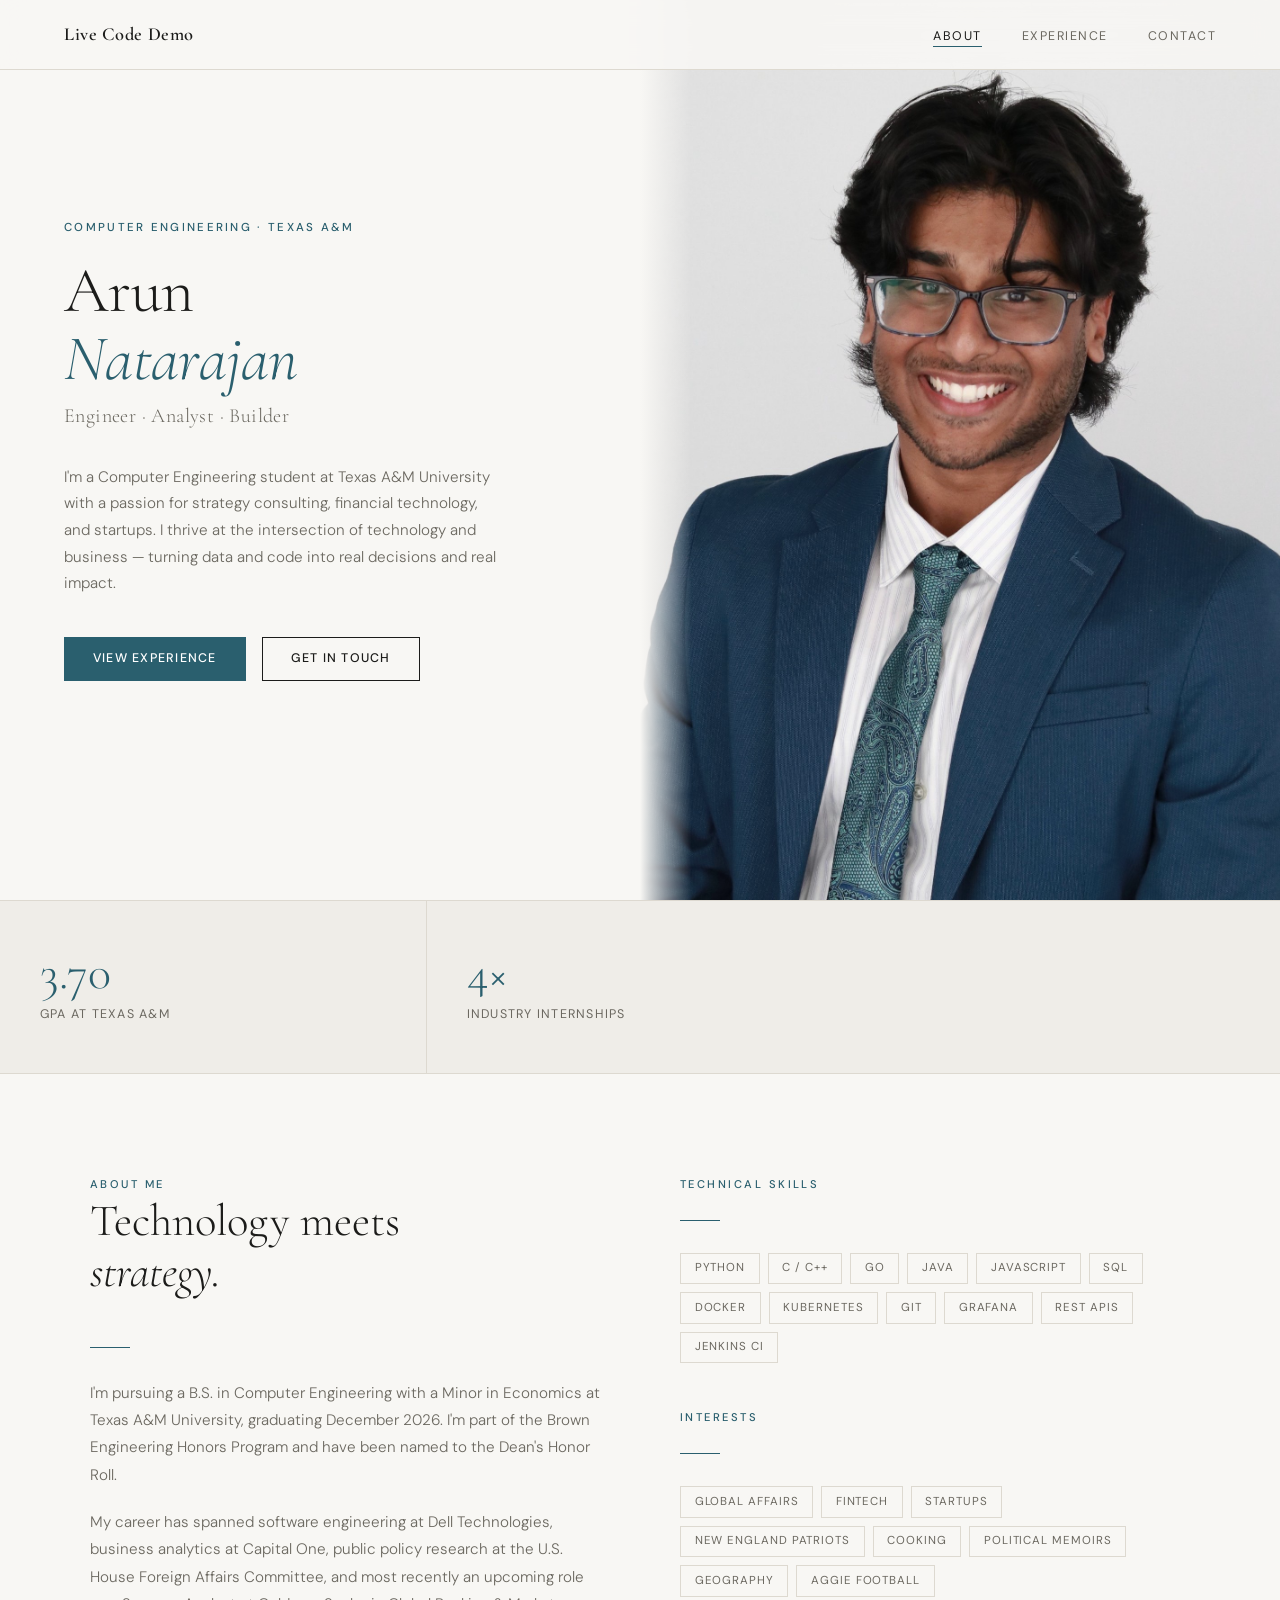
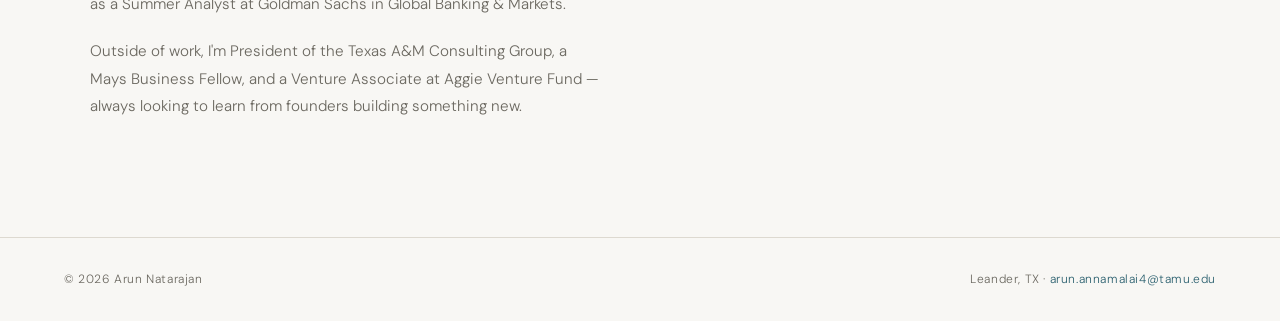
<file: index.html>
<!DOCTYPE html>
<html lang="en">
<head>
  <meta charset="UTF-8" />
  <meta name="viewport" content="width=device-width, initial-scale=1.0" />
  <title>Arun Natarajan</title>
  <link rel="stylesheet" href="style.css" />
</head>
<body>

  <!-- NAV -->
  <nav>
    <a href="index.html" class="nav-logo">Live Code Demo</a>
    <ul class="nav-links">
      <li><a href="index.html" class="active">About</a></li>
      <li><a href="resume.html">Experience</a></li>
      <li><a href="contact.html">Contact</a></li>
    </ul>
  </nav>

  <!-- HERO -->
  <section class="hero" style="padding:0;">
    <div class="hero-text">
      <span class="hero-eyebrow">Computer Engineering · Texas A&M</span>
      <h1 class="hero-name">Arun<br><em>Natarajan</em></h1>
      <p class="hero-title">Engineer · Analyst · Builder</p>
      <p class="hero-bio">
        I'm a Computer Engineering student at Texas A&M University with a passion
        for strategy consulting, financial technology, and startups. I thrive at
        the intersection of technology and business — turning data and code into
        real decisions and real impact.
      </p>
      <div class="hero-cta">
        <a href="resume.html" class="btn btn-primary">View Experience</a>
        <a href="contact.html" class="btn btn-outline">Get in Touch</a>
      </div>
    </div>
    <div class="hero-image">
      <img src="headshot.jpg" alt="Arun Natarajan" />
    </div>
  </section>

  <!-- HIGHLIGHTS -->
  <section class="highlights" style="padding:0;">
    <div class="highlights-grid">
      <div class="highlight-item">
        <div class="highlight-number">3.70</div>
        <div class="highlight-label">GPA at Texas A&M</div>
      </div>
      <div class="highlight-item">
        <div class="highlight-number">4×</div>
        <div class="highlight-label">Industry Internships</div>
      </div>
    </div>
  </section>

  <!-- ABOUT -->
  <section>
    <div class="about-grid">
      <div>
        <span class="section-label">About Me</span>
        <h2 class="section-title">Technology meets<br><em style="font-family:'Cormorant Garamond',serif;font-style:italic;">strategy.</em></h2>
        <div class="divider"></div>
        <div class="about-text">
          <p>
            I'm pursuing a B.S. in Computer Engineering with a Minor in Economics at Texas A&M
            University, graduating December 2026. I'm part of the Brown Engineering Honors Program
            and have been named to the Dean's Honor Roll.
          </p>
          <p>
            My career has spanned software engineering at Dell Technologies, business analytics at
            Capital One, public policy research at the U.S. House Foreign Affairs Committee, and
            most recently an upcoming role as a Summer Analyst at Goldman Sachs in Global Banking
            & Markets.
          </p>
          <p>
            Outside of work, I'm President of the Texas A&M Consulting Group, a Mays Business
            Fellow, and a Venture Associate at Aggie Venture Fund — always looking to learn from
            founders building something new.
          </p>
        </div>
      </div>
      <div>
        <span class="section-label">Technical Skills</span>
        <div class="divider"></div>
        <div class="skills-grid">
          <span class="skill-tag">Python</span>
          <span class="skill-tag">C / C++</span>
          <span class="skill-tag">Go</span>
          <span class="skill-tag">Java</span>
          <span class="skill-tag">JavaScript</span>
          <span class="skill-tag">SQL</span>
          <span class="skill-tag">Docker</span>
          <span class="skill-tag">Kubernetes</span>
          <span class="skill-tag">Git</span>
          <span class="skill-tag">Grafana</span>
          <span class="skill-tag">REST APIs</span>
          <span class="skill-tag">Jenkins CI</span>
        </div>

        <div style="margin-top:2.5rem;">
          <span class="section-label">Interests</span>
          <div class="divider"></div>
          <div class="skills-grid">
            <span class="skill-tag">Global Affairs</span>
            <span class="skill-tag">FinTech</span>
            <span class="skill-tag">Startups</span>
            <span class="skill-tag">New England Patriots</span>
            <span class="skill-tag">Cooking</span>
            <span class="skill-tag">Political Memoirs</span>
            <span class="skill-tag">Geography</span>
            <span class="skill-tag">Aggie Football</span>
          </div>
        </div>
      </div>
    </div>
  </section>

  <!-- FOOTER -->
  <footer>
    <p>© 2026 Arun Natarajan</p>
    <p>Leander, TX · <a href="mailto:arun.annamalai4@tamu.edu" style="color:var(--accent);text-decoration:none;">arun.annamalai4@tamu.edu</a></p>
  </footer>

  <script>
    // Scroll reveal
    const observer = new IntersectionObserver((entries) => {
      entries.forEach((e, i) => {
        if (e.isIntersecting) {
          setTimeout(() => e.target.classList.add('visible'), i * 120);
        }
      });
    }, { threshold: 0.15 });

    document.querySelectorAll('.highlight-item, .exp-item').forEach(el => observer.observe(el));
  </script>
</body>
</html>
</file>
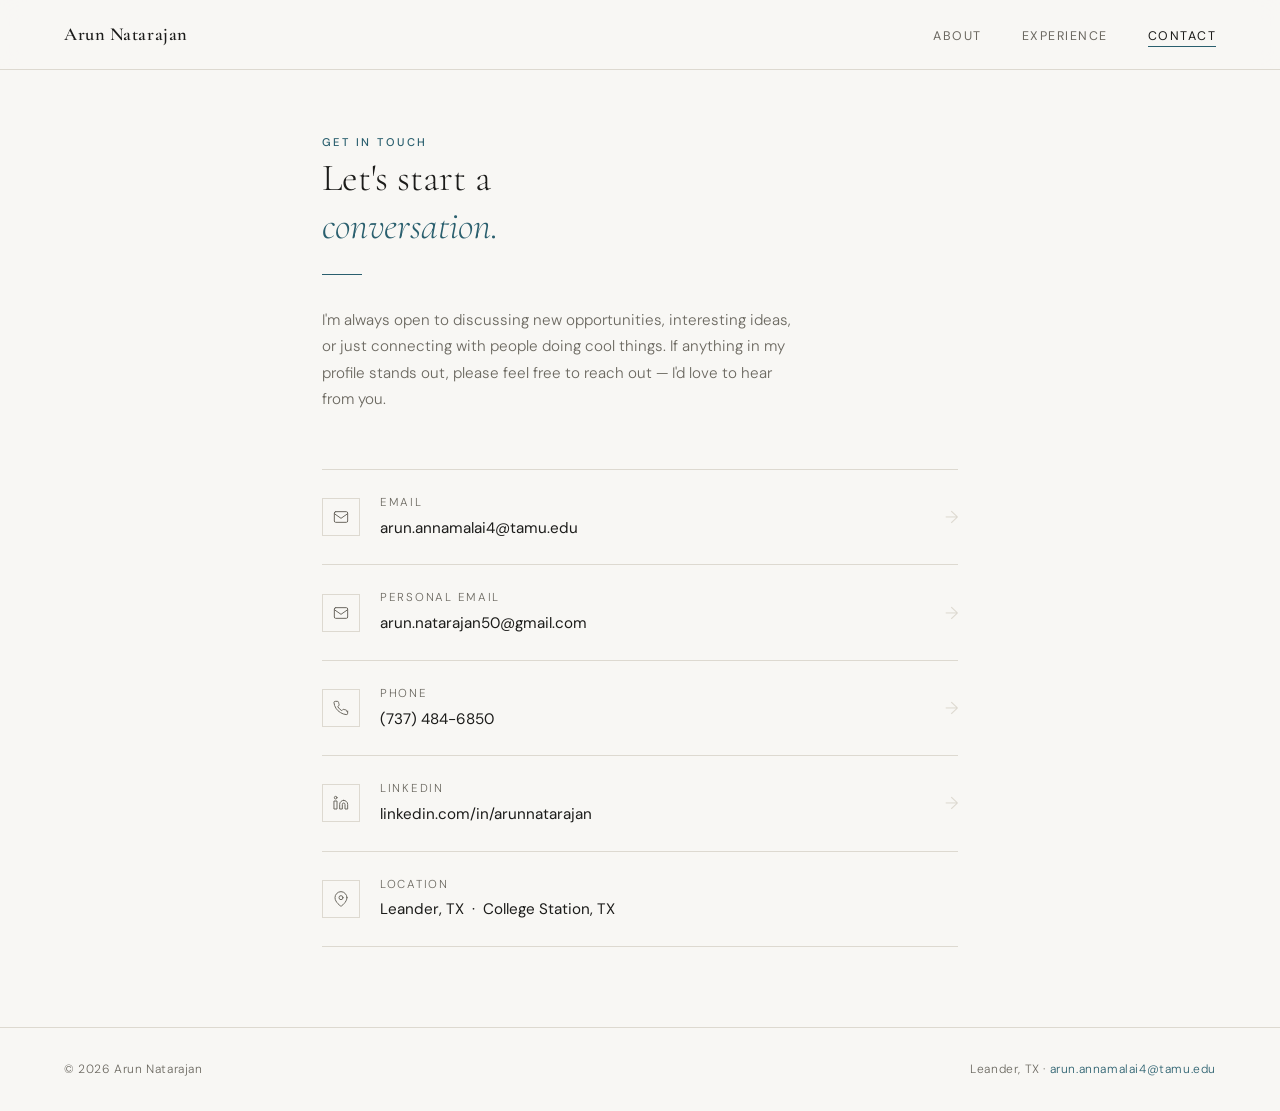
<file: contact.html>
<!DOCTYPE html>
<html lang="en">
<head>
  <meta charset="UTF-8" />
  <meta name="viewport" content="width=device-width, initial-scale=1.0" />
  <title>Contact — Arun Natarajan</title>
  <link rel="stylesheet" href="style.css" />
</head>
<body>

  <!-- NAV -->
  <nav>
    <a href="index.html" class="nav-logo">Arun Natarajan</a>
    <ul class="nav-links">
      <li><a href="index.html">About</a></li>
      <li><a href="resume.html">Experience</a></li>
      <li><a href="contact.html" class="active">Contact</a></li>
    </ul>
  </nav>

  <div class="contact-layout">

    <div style="animation:fadeUp 0.8s ease both;">
      <span class="section-label">Get In Touch</span>
      <h1 class="contact-intro">Let's start a<br><em>conversation.</em></h1>
      <div class="divider"></div>
      <p class="contact-sub">
        I'm always open to discussing new opportunities, interesting ideas, or just
        connecting with people doing cool things. If anything in my profile stands out,
        please feel free to reach out — I'd love to hear from you.
      </p>
    </div>

    <div class="contact-links" style="animation:fadeUp 0.9s ease both 0.15s;opacity:0;animation-fill-mode:forwards;">

      <a href="mailto:arun.annamalai4@tamu.edu" class="contact-link">
        <div class="contact-link-left">
          <div class="contact-link-icon">
            <svg viewBox="0 0 24 24" fill="none" stroke-width="1.5" stroke-linecap="round" stroke-linejoin="round">
              <rect x="2" y="4" width="20" height="16" rx="2"/>
              <path d="m2 7 10 7 10-7"/>
            </svg>
          </div>
          <div>
            <span class="contact-link-label">Email</span>
            <span class="contact-link-value">arun.annamalai4@tamu.edu</span>
          </div>
        </div>
        <span class="contact-link-arrow">→</span>
      </a>

      <a href="mailto:arun.natarajan50@gmail.com" class="contact-link">
        <div class="contact-link-left">
          <div class="contact-link-icon">
            <svg viewBox="0 0 24 24" fill="none" stroke-width="1.5" stroke-linecap="round" stroke-linejoin="round">
              <rect x="2" y="4" width="20" height="16" rx="2"/>
              <path d="m2 7 10 7 10-7"/>
            </svg>
          </div>
          <div>
            <span class="contact-link-label">Personal Email</span>
            <span class="contact-link-value">arun.natarajan50@gmail.com</span>
          </div>
        </div>
        <span class="contact-link-arrow">→</span>
      </a>

      <a href="tel:7374846850" class="contact-link">
        <div class="contact-link-left">
          <div class="contact-link-icon">
            <svg viewBox="0 0 24 24" fill="none" stroke-width="1.5" stroke-linecap="round" stroke-linejoin="round">
              <path d="M22 16.92v3a2 2 0 0 1-2.18 2 19.79 19.79 0 0 1-8.63-3.07A19.5 19.5 0 0 1 4.5 12.5a19.79 19.79 0 0 1-3.07-8.67A2 2 0 0 1 3.41 2h3a2 2 0 0 1 2 1.72 12.84 12.84 0 0 0 .7 2.81 2 2 0 0 1-.45 2.11L7.09 9.91a16 16 0 0 0 6 6l1.27-1.27a2 2 0 0 1 2.11-.45 12.84 12.84 0 0 0 2.81.7A2 2 0 0 1 21 16.92z"/>
            </svg>
          </div>
          <div>
            <span class="contact-link-label">Phone</span>
            <span class="contact-link-value">(737) 484-6850</span>
          </div>
        </div>
        <span class="contact-link-arrow">→</span>
      </a>

      <a href="https://www.linkedin.com/in/arunnatarajan" target="_blank" rel="noopener" class="contact-link">
        <div class="contact-link-left">
          <div class="contact-link-icon">
            <svg viewBox="0 0 24 24" fill="none" stroke-width="1.5" stroke-linecap="round" stroke-linejoin="round">
              <path d="M16 8a6 6 0 0 1 6 6v7h-4v-7a2 2 0 0 0-2-2 2 2 0 0 0-2 2v7h-4v-7a6 6 0 0 1 6-6z"/>
              <rect x="2" y="9" width="4" height="12"/>
              <circle cx="4" cy="4" r="2"/>
            </svg>
          </div>
          <div>
            <span class="contact-link-label">LinkedIn</span>
            <span class="contact-link-value">linkedin.com/in/arunnatarajan</span>
          </div>
        </div>
        <span class="contact-link-arrow">→</span>
      </a>

      <div class="contact-link" style="cursor:default;">
        <div class="contact-link-left">
          <div class="contact-link-icon">
            <svg viewBox="0 0 24 24" fill="none" stroke-width="1.5" stroke-linecap="round" stroke-linejoin="round">
              <path d="M21 10c0 7-9 13-9 13s-9-6-9-13a9 9 0 0 1 18 0z"/>
              <circle cx="12" cy="10" r="3"/>
            </svg>
          </div>
          <div>
            <span class="contact-link-label">Location</span>
            <span class="contact-link-value">Leander, TX &nbsp;·&nbsp; College Station, TX</span>
          </div>
        </div>
        <span class="contact-link-arrow" style="opacity:0;">→</span>
      </div>

    </div>

  </div>

  <!-- FOOTER -->
  <footer>
    <p>© 2026 Arun Natarajan</p>
    <p>Leander, TX · <a href="mailto:arun.annamalai4@tamu.edu" style="color:var(--accent);text-decoration:none;">arun.annamalai4@tamu.edu</a></p>
  </footer>

</body>
</html>
</file>
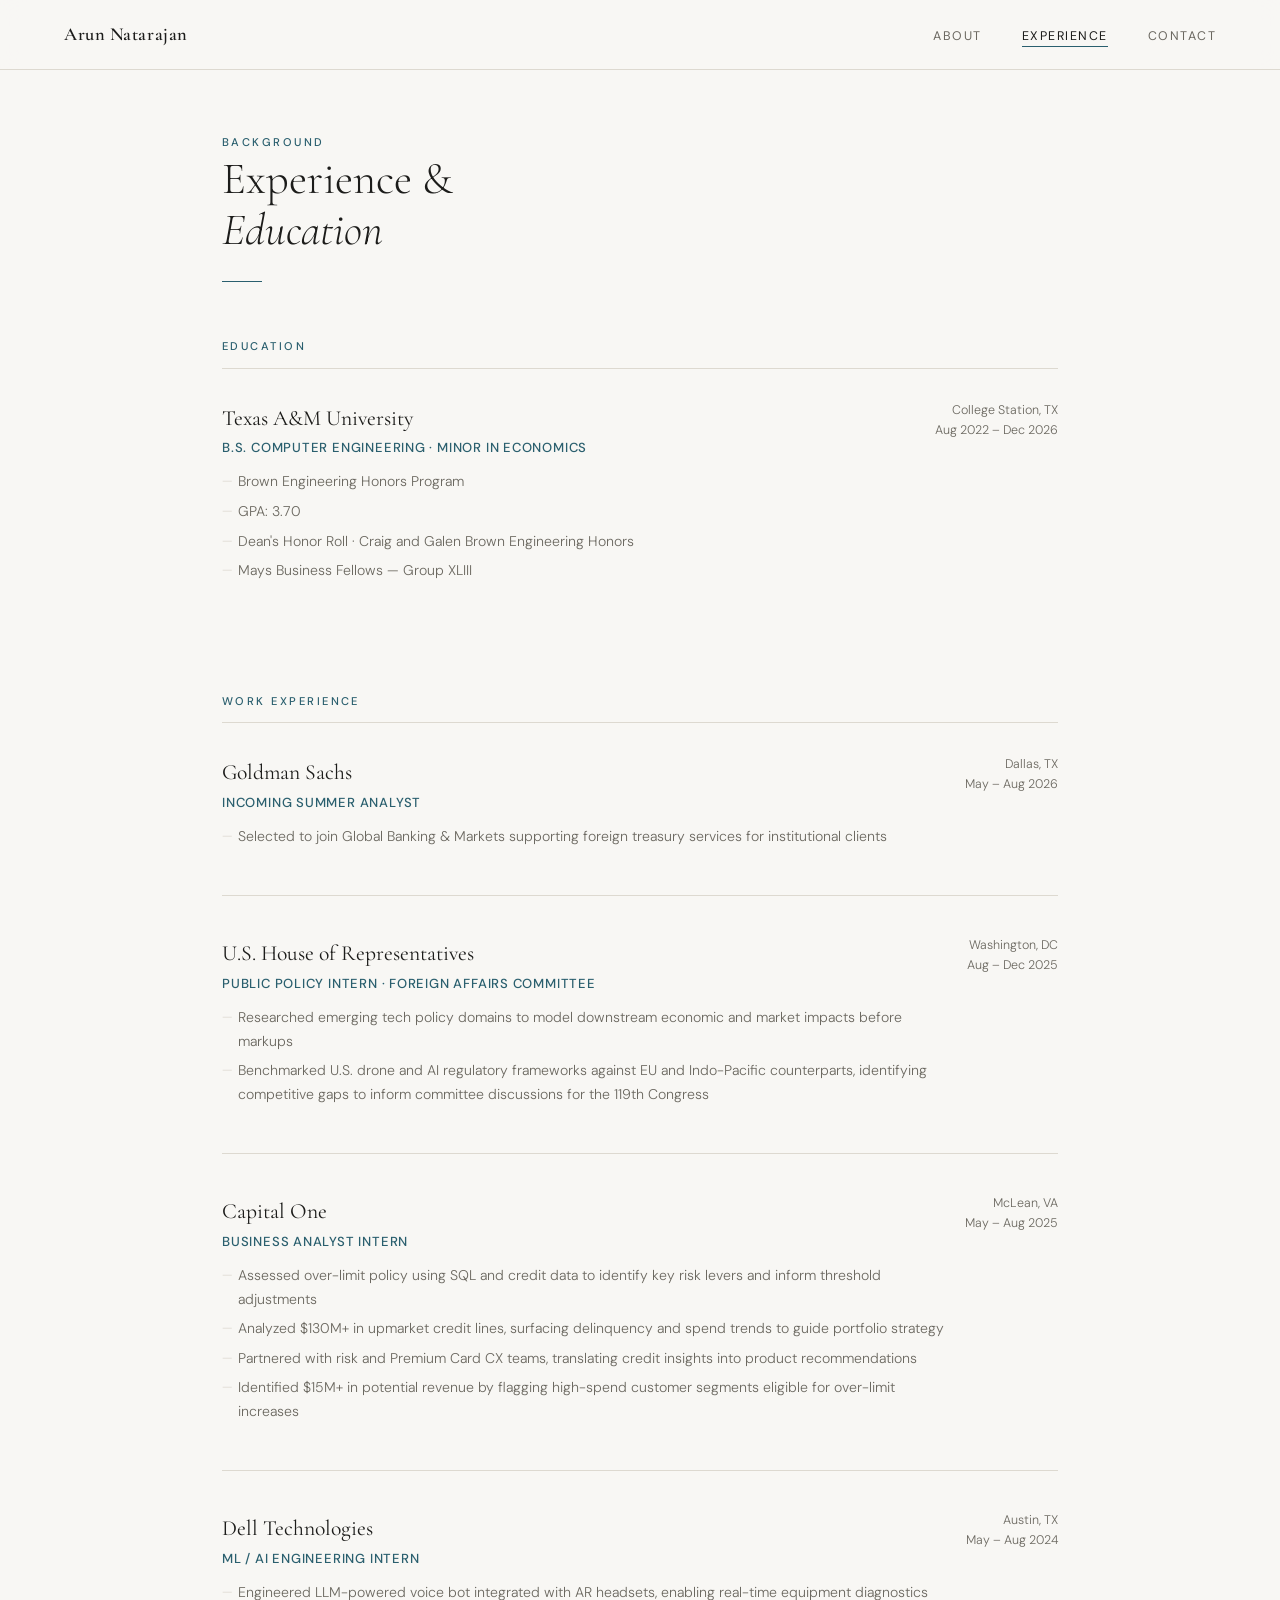
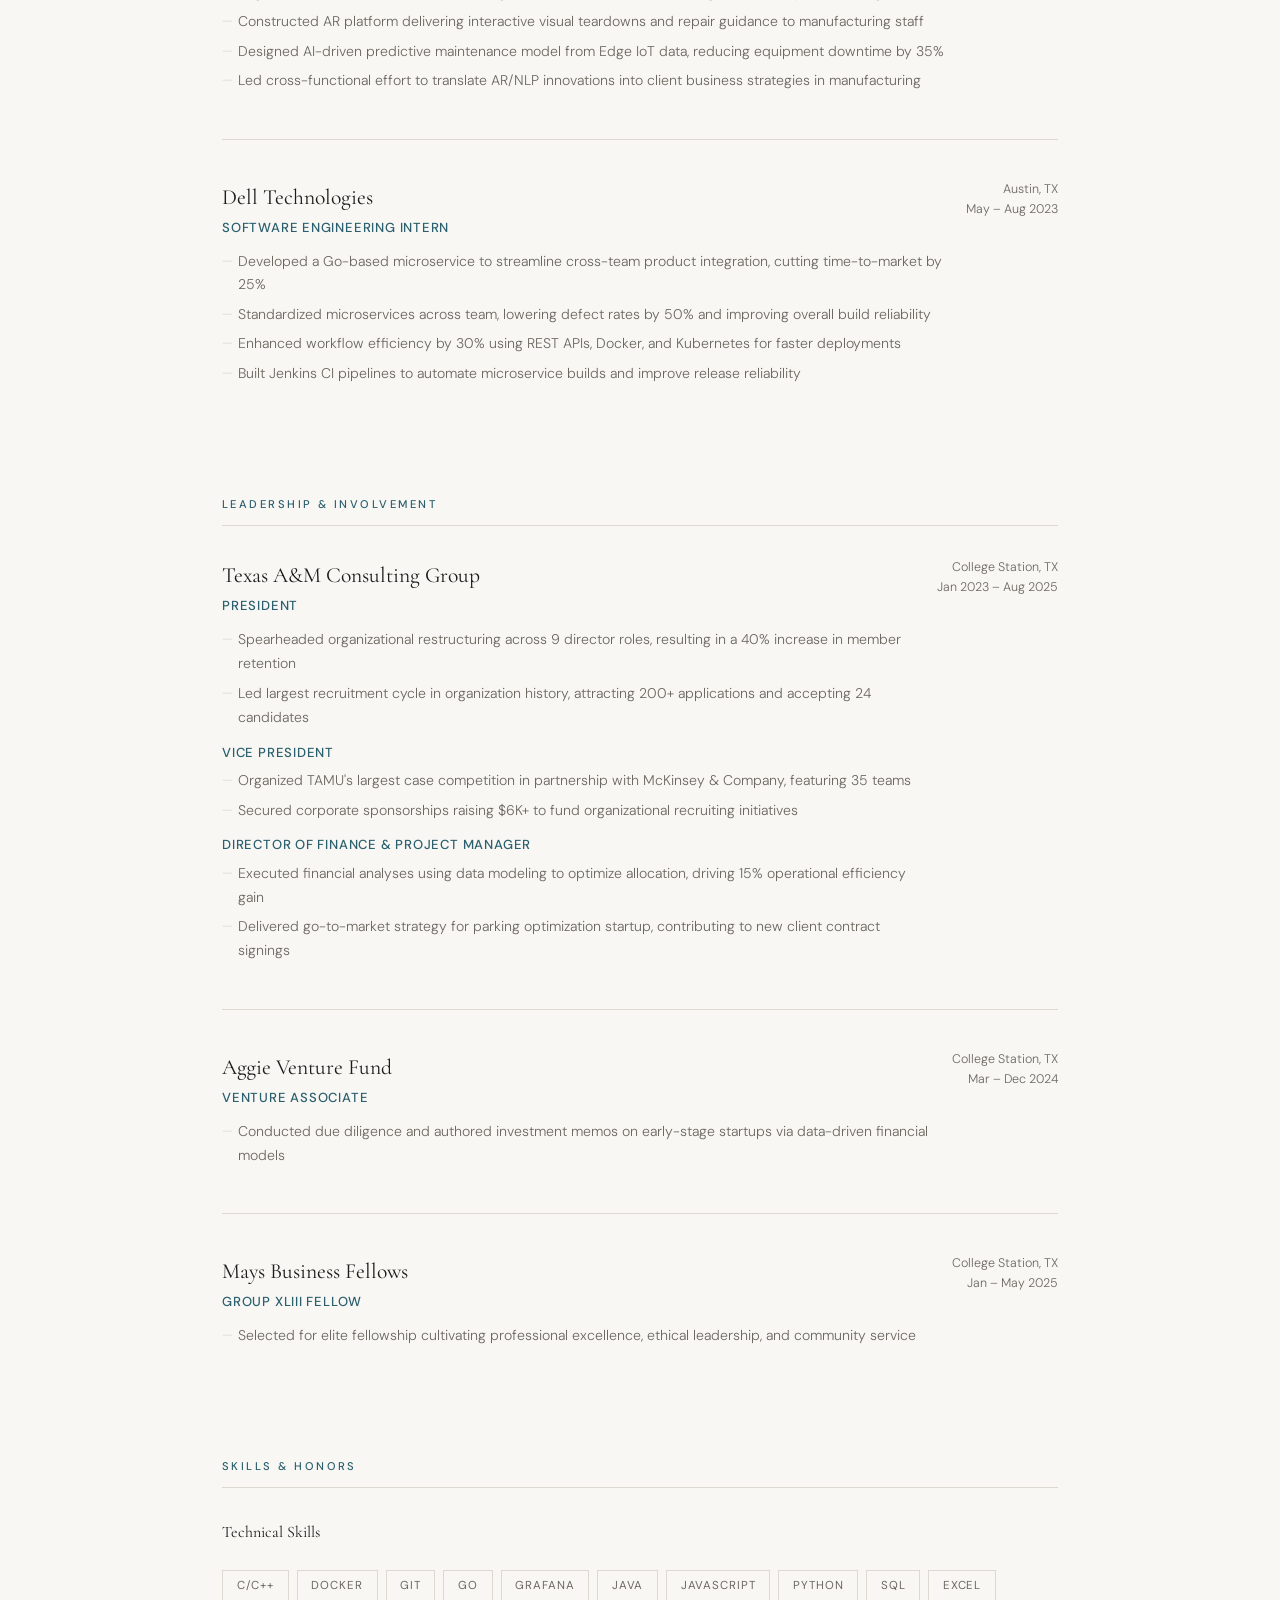
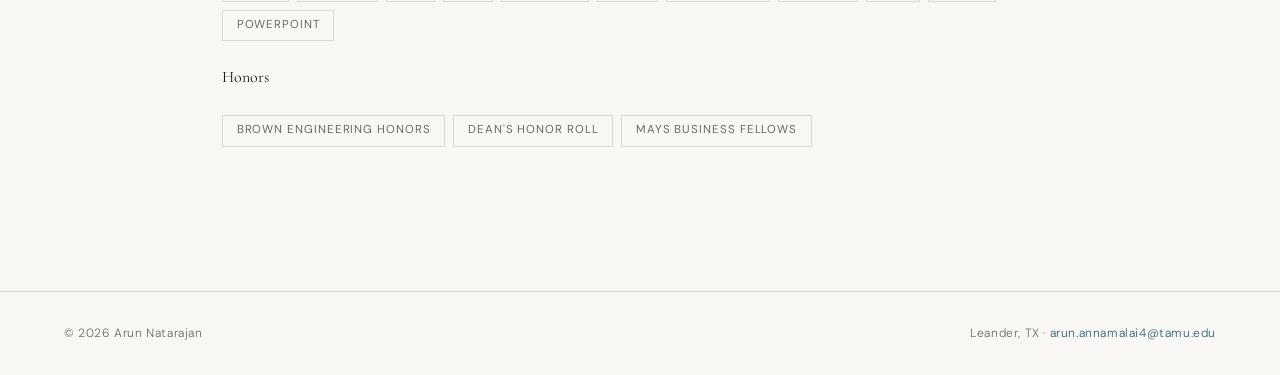
<file: resume.html>
<!DOCTYPE html>
<html lang="en">
<head>
  <meta charset="UTF-8" />
  <meta name="viewport" content="width=device-width, initial-scale=1.0" />
  <title>Experience — Arun Natarajan</title>
  <link rel="stylesheet" href="style.css" />
</head>
<body>

  <!-- NAV -->
  <nav>
    <a href="index.html" class="nav-logo">Arun Natarajan</a>
    <ul class="nav-links">
      <li><a href="index.html">About</a></li>
      <li><a href="resume.html" class="active">Experience</a></li>
      <li><a href="contact.html">Contact</a></li>
    </ul>
  </nav>

  <div class="resume-layout">

    <div style="margin-bottom:3.5rem;animation:fadeUp 0.8s ease both;">
      <span class="section-label">Background</span>
      <h1 class="section-title" style="margin-bottom:0.5rem;">Experience &<br><em style="font-family:'Cormorant Garamond',serif;font-style:italic;">Education</em></h1>
      <div class="divider"></div>
    </div>

    <!-- EDUCATION -->
    <div class="resume-section">
      <div class="resume-section-title">Education</div>

      <div class="exp-item">
        <div>
          <div class="exp-company">Texas A&M University</div>
          <div class="exp-role">B.S. Computer Engineering · Minor in Economics</div>
          <ul class="exp-bullets">
            <li>Brown Engineering Honors Program</li>
            <li>GPA: 3.70</li>
            <li>Dean's Honor Roll · Craig and Galen Brown Engineering Honors</li>
            <li>Mays Business Fellows — Group XLIII</li>
          </ul>
        </div>
        <div class="exp-meta">
          College Station, TX<br>Aug 2022 – Dec 2026
        </div>
      </div>
    </div>

    <!-- WORK EXPERIENCE -->
    <div class="resume-section">
      <div class="resume-section-title">Work Experience</div>

      <div class="exp-item">
        <div>
          <div class="exp-company">Goldman Sachs</div>
          <div class="exp-role">Incoming Summer Analyst</div>
          <ul class="exp-bullets">
            <li>Selected to join Global Banking &amp; Markets supporting foreign treasury services for institutional clients</li>
          </ul>
        </div>
        <div class="exp-meta">Dallas, TX<br>May – Aug 2026</div>
      </div>

      <div class="exp-item">
        <div>
          <div class="exp-company">U.S. House of Representatives</div>
          <div class="exp-role">Public Policy Intern · Foreign Affairs Committee</div>
          <ul class="exp-bullets">
            <li>Researched emerging tech policy domains to model downstream economic and market impacts before markups</li>
            <li>Benchmarked U.S. drone and AI regulatory frameworks against EU and Indo-Pacific counterparts, identifying competitive gaps to inform committee discussions for the 119th Congress</li>
          </ul>
        </div>
        <div class="exp-meta">Washington, DC<br>Aug – Dec 2025</div>
      </div>

      <div class="exp-item">
        <div>
          <div class="exp-company">Capital One</div>
          <div class="exp-role">Business Analyst Intern</div>
          <ul class="exp-bullets">
            <li>Assessed over-limit policy using SQL and credit data to identify key risk levers and inform threshold adjustments</li>
            <li>Analyzed $130M+ in upmarket credit lines, surfacing delinquency and spend trends to guide portfolio strategy</li>
            <li>Partnered with risk and Premium Card CX teams, translating credit insights into product recommendations</li>
            <li>Identified $15M+ in potential revenue by flagging high-spend customer segments eligible for over-limit increases</li>
          </ul>
        </div>
        <div class="exp-meta">McLean, VA<br>May – Aug 2025</div>
      </div>

      <div class="exp-item">
        <div>
          <div class="exp-company">Dell Technologies</div>
          <div class="exp-role">ML / AI Engineering Intern</div>
          <ul class="exp-bullets">
            <li>Engineered LLM-powered voice bot integrated with AR headsets, enabling real-time equipment diagnostics</li>
            <li>Constructed AR platform delivering interactive visual teardowns and repair guidance to manufacturing staff</li>
            <li>Designed AI-driven predictive maintenance model from Edge IoT data, reducing equipment downtime by 35%</li>
            <li>Led cross-functional effort to translate AR/NLP innovations into client business strategies in manufacturing</li>
          </ul>
        </div>
        <div class="exp-meta">Austin, TX<br>May – Aug 2024</div>
      </div>

      <div class="exp-item">
        <div>
          <div class="exp-company">Dell Technologies</div>
          <div class="exp-role">Software Engineering Intern</div>
          <ul class="exp-bullets">
            <li>Developed a Go-based microservice to streamline cross-team product integration, cutting time-to-market by 25%</li>
            <li>Standardized microservices across team, lowering defect rates by 50% and improving overall build reliability</li>
            <li>Enhanced workflow efficiency by 30% using REST APIs, Docker, and Kubernetes for faster deployments</li>
            <li>Built Jenkins CI pipelines to automate microservice builds and improve release reliability</li>
          </ul>
        </div>
        <div class="exp-meta">Austin, TX<br>May – Aug 2023</div>
      </div>
    </div>

    <!-- LEADERSHIP -->
    <div class="resume-section">
      <div class="resume-section-title">Leadership &amp; Involvement</div>

      <div class="exp-item">
        <div>
          <div class="exp-company">Texas A&M Consulting Group</div>
          <div class="exp-role">President</div>
          <ul class="exp-bullets">
            <li>Spearheaded organizational restructuring across 9 director roles, resulting in a 40% increase in member retention</li>
            <li>Led largest recruitment cycle in organization history, attracting 200+ applications and accepting 24 candidates</li>
          </ul>
          <div style="margin-top:0.75rem;">
            <div class="exp-role" style="margin-bottom:0.4rem;">Vice President</div>
            <ul class="exp-bullets">
              <li>Organized TAMU's largest case competition in partnership with McKinsey &amp; Company, featuring 35 teams</li>
              <li>Secured corporate sponsorships raising $6K+ to fund organizational recruiting initiatives</li>
            </ul>
          </div>
          <div style="margin-top:0.75rem;">
            <div class="exp-role" style="margin-bottom:0.4rem;">Director of Finance &amp; Project Manager</div>
            <ul class="exp-bullets">
              <li>Executed financial analyses using data modeling to optimize allocation, driving 15% operational efficiency gain</li>
              <li>Delivered go-to-market strategy for parking optimization startup, contributing to new client contract signings</li>
            </ul>
          </div>
        </div>
        <div class="exp-meta">College Station, TX<br>Jan 2023 – Aug 2025</div>
      </div>

      <div class="exp-item">
        <div>
          <div class="exp-company">Aggie Venture Fund</div>
          <div class="exp-role">Venture Associate</div>
          <ul class="exp-bullets">
            <li>Conducted due diligence and authored investment memos on early-stage startups via data-driven financial models</li>
          </ul>
        </div>
        <div class="exp-meta">College Station, TX<br>Mar – Dec 2024</div>
      </div>

      <div class="exp-item">
        <div>
          <div class="exp-company">Mays Business Fellows</div>
          <div class="exp-role">Group XLIII Fellow</div>
          <ul class="exp-bullets">
            <li>Selected for elite fellowship cultivating professional excellence, ethical leadership, and community service</li>
          </ul>
        </div>
        <div class="exp-meta">College Station, TX<br>Jan – May 2025</div>
      </div>
    </div>

    <!-- SKILLS -->
    <div class="resume-section">
      <div class="resume-section-title">Skills &amp; Honors</div>
      <div class="exp-item" style="border-bottom:none;padding-bottom:0;">
        <div>
          <div class="exp-company" style="font-size:1rem;margin-bottom:0.5rem;">Technical Skills</div>
          <div class="skills-grid" style="display:flex;flex-wrap:wrap;gap:0.5rem;margin-bottom:1.5rem;">
            <span class="skill-tag">C/C++</span><span class="skill-tag">Docker</span>
            <span class="skill-tag">Git</span><span class="skill-tag">Go</span>
            <span class="skill-tag">Grafana</span><span class="skill-tag">Java</span>
            <span class="skill-tag">JavaScript</span><span class="skill-tag">Python</span>
            <span class="skill-tag">SQL</span><span class="skill-tag">Excel</span>
            <span class="skill-tag">PowerPoint</span>
          </div>
          <div class="exp-company" style="font-size:1rem;margin-bottom:0.5rem;">Honors</div>
          <div class="skills-grid" style="display:flex;flex-wrap:wrap;gap:0.5rem;">
            <span class="skill-tag">Brown Engineering Honors</span>
            <span class="skill-tag">Dean's Honor Roll</span>
            <span class="skill-tag">Mays Business Fellows</span>
          </div>
        </div>
      </div>
    </div>

  </div>

  <!-- FOOTER -->
  <footer>
    <p>© 2026 Arun Natarajan</p>
    <p>Leander, TX · <a href="mailto:arun.annamalai4@tamu.edu" style="color:var(--accent);text-decoration:none;">arun.annamalai4@tamu.edu</a></p>
  </footer>

  <script>
    const observer = new IntersectionObserver((entries) => {
      entries.forEach((e, i) => {
        if (e.isIntersecting) {
          setTimeout(() => e.target.classList.add('visible'), i * 100);
        }
      });
    }, { threshold: 0.1 });
    document.querySelectorAll('.exp-item').forEach(el => observer.observe(el));
  </script>
</body>
</html>
</file>
<file: style.css>
@import url('https://fonts.googleapis.com/css2?family=Cormorant+Garamond:ital,wght@0,300;0,400;0,600;1,300;1,400&family=DM+Sans:wght@300;400;500&display=swap');

*, *::before, *::after { box-sizing: border-box; margin: 0; padding: 0; }

:root {
  --bg: #F8F7F4;
  --bg2: #EFEDE8;
  --ink: #1C1C1A;
  --ink-light: #6B6860;
  --accent: #2A5F6E;
  --accent-light: #3E7F90;
  --rule: #DDD9D0;
  --white: #FFFFFF;
  --serif: 'Cormorant Garamond', Georgia, serif;
  --sans: 'DM Sans', sans-serif;
}

html { scroll-behavior: smooth; }

body {
  background: var(--bg);
  color: var(--ink);
  font-family: var(--sans);
  font-weight: 300;
  line-height: 1.6;
  min-height: 100vh;
}

/* ── NAV ── */
nav {
  position: fixed;
  top: 0; left: 0; right: 0;
  z-index: 100;
  display: flex;
  justify-content: space-between;
  align-items: center;
  padding: 1.25rem 4rem;
  background: rgba(248, 247, 244, 0.9);
  backdrop-filter: blur(12px);
  border-bottom: 1px solid var(--rule);
}

.nav-logo {
  font-family: var(--serif);
  font-size: 1.15rem;
  font-weight: 600;
  letter-spacing: 0.03em;
  color: var(--ink);
  text-decoration: none;
}

.nav-links { display: flex; gap: 2.5rem; list-style: none; }

.nav-links a {
  font-family: var(--sans);
  font-size: 0.78rem;
  font-weight: 400;
  letter-spacing: 0.12em;
  text-transform: uppercase;
  color: var(--ink-light);
  text-decoration: none;
  transition: color 0.2s;
  position: relative;
}

.nav-links a::after {
  content: '';
  position: absolute;
  bottom: -3px; left: 0;
  width: 0; height: 1px;
  background: var(--accent);
  transition: width 0.3s ease;
}

.nav-links a:hover, .nav-links a.active { color: var(--ink); }
.nav-links a:hover::after, .nav-links a.active::after { width: 100%; }

/* ── HERO ── */
.hero {
  min-height: 100vh;
  display: grid;
  grid-template-columns: 1fr 1fr;
  padding-top: 5rem;
}

.hero-text {
  display: flex;
  flex-direction: column;
  justify-content: center;
  padding: 6rem 4rem 6rem 4rem;
  animation: fadeUp 0.9s ease both;
}

.hero-eyebrow {
  font-size: 0.72rem;
  letter-spacing: 0.2em;
  text-transform: uppercase;
  color: var(--accent);
  font-weight: 500;
  margin-bottom: 1.25rem;
}

.hero-name {
  font-family: var(--serif);
  font-size: clamp(3rem, 5vw, 5rem);
  font-weight: 300;
  line-height: 1.05;
  letter-spacing: -0.01em;
  color: var(--ink);
  margin-bottom: 0.5rem;
}

.hero-name em {
  font-style: italic;
  color: var(--accent);
}

.hero-title {
  font-family: var(--serif);
  font-size: 1.25rem;
  font-weight: 300;
  color: var(--ink-light);
  margin-bottom: 2rem;
  letter-spacing: 0.02em;
}

.hero-bio {
  font-size: 0.95rem;
  color: var(--ink-light);
  max-width: 440px;
  line-height: 1.75;
  margin-bottom: 2.5rem;
}

.hero-cta {
  display: flex;
  gap: 1rem;
  flex-wrap: wrap;
}

.btn {
  display: inline-block;
  padding: 0.7rem 1.75rem;
  font-family: var(--sans);
  font-size: 0.78rem;
  letter-spacing: 0.1em;
  text-transform: uppercase;
  text-decoration: none;
  font-weight: 500;
  transition: all 0.25s ease;
  cursor: pointer;
}

.btn-primary {
  background: var(--accent);
  color: var(--white);
  border: 1px solid var(--accent);
}

.btn-primary:hover {
  background: var(--accent-light);
  border-color: var(--accent-light);
}

.btn-outline {
  background: transparent;
  color: var(--ink);
  border: 1px solid var(--ink);
}

.btn-outline:hover {
  background: var(--ink);
  color: var(--white);
}

.hero-image {
  position: relative;
  overflow: hidden;
  background: var(--bg2);
  animation: fadeIn 1.1s ease both 0.2s;
}

.hero-image img {
  width: 100%;
  height: 100%;
  object-fit: cover;
  object-position: center top;
  filter: grayscale(15%);
}

.hero-image::after {
  content: '';
  position: absolute;
  inset: 0;
  background: linear-gradient(to right, var(--bg) 0%, transparent 8%);
  pointer-events: none;
}

/* ── SECTION BASICS ── */
section { padding: 6rem 4rem; }

.section-label {
  font-size: 0.7rem;
  letter-spacing: 0.22em;
  text-transform: uppercase;
  color: var(--accent);
  font-weight: 500;
  margin-bottom: 0.75rem;
}

.section-title {
  font-family: var(--serif);
  font-size: clamp(2rem, 3.5vw, 3rem);
  font-weight: 300;
  line-height: 1.15;
  color: var(--ink);
  margin-bottom: 3rem;
}

.divider {
  width: 40px;
  height: 1px;
  background: var(--accent);
  margin: 1.5rem 0 2rem;
}

/* ── HIGHLIGHTS GRID ── */
.highlights {
  background: var(--bg2);
  border-top: 1px solid var(--rule);
  border-bottom: 1px solid var(--rule);
}

.highlights-grid {
  display: grid;
  grid-template-columns: repeat(3, 1fr);
  gap: 0;
}

.highlight-item {
  padding: 3rem 2.5rem;
  border-right: 1px solid var(--rule);
  opacity: 0;
  transform: translateY(20px);
  transition: opacity 0.6s ease, transform 0.6s ease;
}

.highlight-item.visible { opacity: 1; transform: translateY(0); }
.highlight-item:last-child { border-right: none; }

.highlight-number {
  font-family: var(--serif);
  font-size: 3rem;
  font-weight: 300;
  color: var(--accent);
  line-height: 1;
  margin-bottom: 0.5rem;
}

.highlight-label {
  font-size: 0.78rem;
  letter-spacing: 0.1em;
  text-transform: uppercase;
  color: var(--ink-light);
  font-weight: 400;
}

/* ── ABOUT SECTION ── */
.about-grid {
  display: grid;
  grid-template-columns: 1fr 1fr;
  gap: 5rem;
  align-items: start;
  max-width: 1100px;
  margin: 0 auto;
}

.about-text p {
  color: var(--ink-light);
  margin-bottom: 1.25rem;
  font-size: 0.95rem;
  line-height: 1.8;
}

.skills-grid {
  display: flex;
  flex-wrap: wrap;
  gap: 0.5rem;
  margin-top: 1.5rem;
}

.skill-tag {
  font-size: 0.72rem;
  letter-spacing: 0.08em;
  text-transform: uppercase;
  padding: 0.35rem 0.85rem;
  border: 1px solid var(--rule);
  color: var(--ink-light);
  font-weight: 400;
  transition: all 0.2s;
}

.skill-tag:hover {
  border-color: var(--accent);
  color: var(--accent);
}

/* ── RESUME PAGE ── */
.resume-layout {
  max-width: 900px;
  margin: 0 auto;
  padding: 8rem 2rem 5rem;
}

.resume-section { margin-bottom: 4rem; }

.resume-section-title {
  font-size: 0.7rem;
  letter-spacing: 0.22em;
  text-transform: uppercase;
  color: var(--accent);
  font-weight: 500;
  padding-bottom: 0.75rem;
  border-bottom: 1px solid var(--rule);
  margin-bottom: 2rem;
}

.exp-item {
  display: grid;
  grid-template-columns: 1fr auto;
  gap: 1rem;
  margin-bottom: 2.5rem;
  padding-bottom: 2.5rem;
  border-bottom: 1px solid var(--rule);
  opacity: 0;
  transform: translateY(16px);
  transition: opacity 0.5s ease, transform 0.5s ease;
}

.exp-item.visible { opacity: 1; transform: translateY(0); }
.exp-item:last-child { border-bottom: none; }

.exp-company {
  font-family: var(--serif);
  font-size: 1.35rem;
  font-weight: 400;
  color: var(--ink);
  margin-bottom: 0.15rem;
}

.exp-role {
  font-size: 0.82rem;
  letter-spacing: 0.06em;
  color: var(--accent);
  font-weight: 500;
  text-transform: uppercase;
  margin-bottom: 0.75rem;
}

.exp-meta {
  text-align: right;
  font-size: 0.78rem;
  color: var(--ink-light);
  line-height: 1.6;
  white-space: nowrap;
}

.exp-bullets {
  list-style: none;
  padding: 0;
}

.exp-bullets li {
  font-size: 0.88rem;
  color: var(--ink-light);
  line-height: 1.7;
  padding-left: 1rem;
  position: relative;
  margin-bottom: 0.35rem;
}

.exp-bullets li::before {
  content: '—';
  position: absolute;
  left: 0;
  color: var(--rule);
  font-size: 0.8rem;
}

/* ── CONTACT PAGE ── */
.contact-layout {
  max-width: 700px;
  margin: 0 auto;
  padding: 8rem 2rem 5rem;
}

.contact-intro {
  font-family: var(--serif);
  font-size: clamp(1.8rem, 3vw, 2.8rem);
  font-weight: 300;
  line-height: 1.25;
  color: var(--ink);
  margin-bottom: 1.5rem;
}

.contact-intro em {
  font-style: italic;
  color: var(--accent);
}

.contact-sub {
  font-size: 0.95rem;
  color: var(--ink-light);
  line-height: 1.75;
  margin-bottom: 3.5rem;
  max-width: 480px;
}

.contact-links { display: flex; flex-direction: column; gap: 0; }

.contact-link {
  display: flex;
  align-items: center;
  justify-content: space-between;
  padding: 1.5rem 0;
  border-bottom: 1px solid var(--rule);
  text-decoration: none;
  color: var(--ink);
  transition: all 0.2s;
  group: true;
}

.contact-link:first-child { border-top: 1px solid var(--rule); }

.contact-link-left {
  display: flex;
  align-items: center;
  gap: 1.25rem;
}

.contact-link-icon {
  width: 38px; height: 38px;
  border: 1px solid var(--rule);
  display: flex;
  align-items: center;
  justify-content: center;
  transition: all 0.2s;
}

.contact-link-icon svg {
  width: 16px; height: 16px;
  stroke: var(--ink-light);
  transition: stroke 0.2s;
}

.contact-link-label {
  font-size: 0.72rem;
  letter-spacing: 0.15em;
  text-transform: uppercase;
  color: var(--ink-light);
  display: block;
  margin-bottom: 0.15rem;
  transition: color 0.2s;
}

.contact-link-value {
  font-size: 0.95rem;
  color: var(--ink);
  font-weight: 400;
}

.contact-link-arrow {
  font-size: 1.1rem;
  color: var(--rule);
  transition: all 0.2s;
}

.contact-link:hover { padding-left: 0.5rem; }
.contact-link:hover .contact-link-icon { background: var(--accent); border-color: var(--accent); }
.contact-link:hover .contact-link-icon svg { stroke: white; }
.contact-link:hover .contact-link-label { color: var(--accent); }
.contact-link:hover .contact-link-arrow { color: var(--accent); transform: translateX(4px); }

/* ── FOOTER ── */
footer {
  padding: 2rem 4rem;
  border-top: 1px solid var(--rule);
  display: flex;
  justify-content: space-between;
  align-items: center;
}

footer p {
  font-size: 0.75rem;
  color: var(--ink-light);
  letter-spacing: 0.05em;
}

/* ── ANIMATIONS ── */
@keyframes fadeUp {
  from { opacity: 0; transform: translateY(24px); }
  to   { opacity: 1; transform: translateY(0); }
}

@keyframes fadeIn {
  from { opacity: 0; }
  to   { opacity: 1; }
}

/* ── RESPONSIVE ── */
@media (max-width: 900px) {
  nav { padding: 1rem 1.5rem; }
  .nav-links { gap: 1.5rem; }
  .hero { grid-template-columns: 1fr; }
  .hero-text { padding: 7rem 1.5rem 3rem; }
  .hero-image { height: 55vw; }
  .hero-image::after { background: linear-gradient(to bottom, var(--bg) 0%, transparent 10%); }
  section { padding: 4rem 1.5rem; }
  .about-grid { grid-template-columns: 1fr; gap: 2.5rem; }
  .highlights-grid { grid-template-columns: 1fr; }
  .highlight-item { border-right: none; border-bottom: 1px solid var(--rule); }
  footer { padding: 1.5rem; flex-direction: column; gap: 0.5rem; text-align: center; }
  .exp-item { grid-template-columns: 1fr; }
  .exp-meta { text-align: left; }
}
</file>
